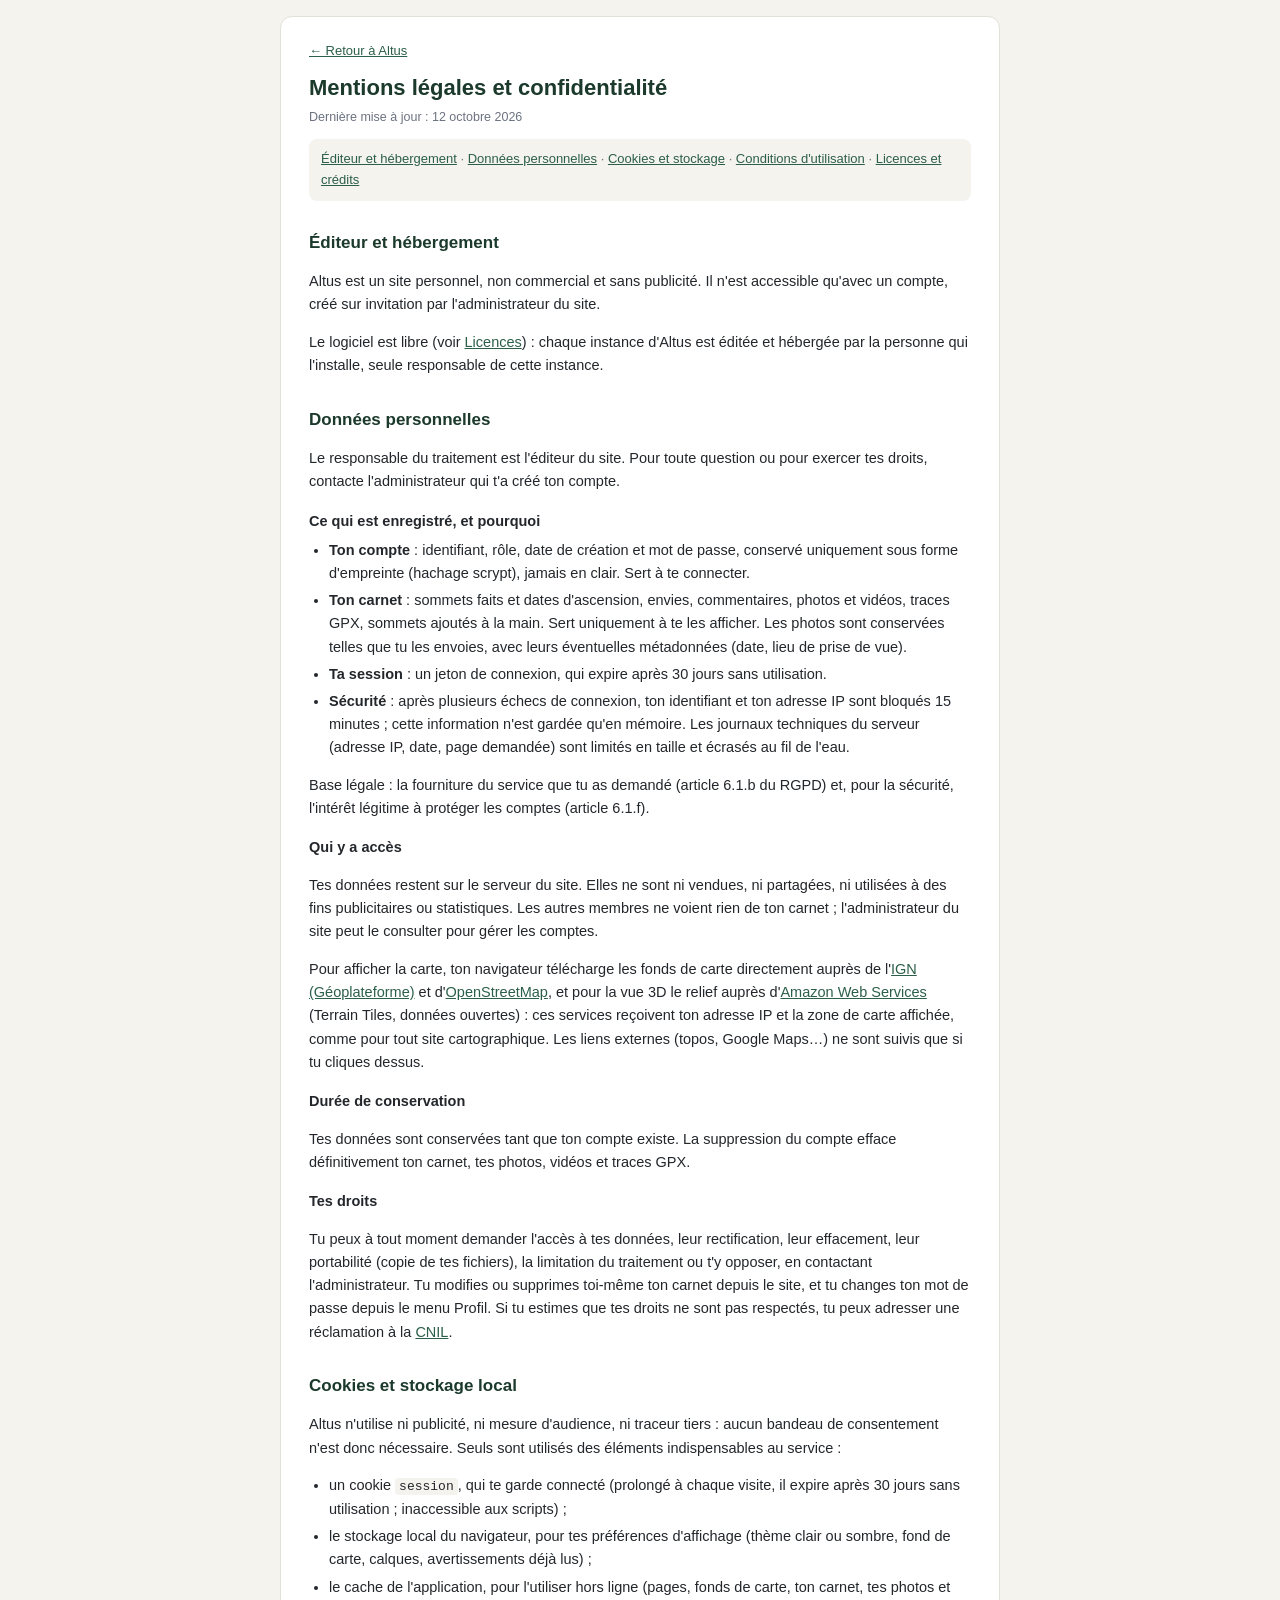
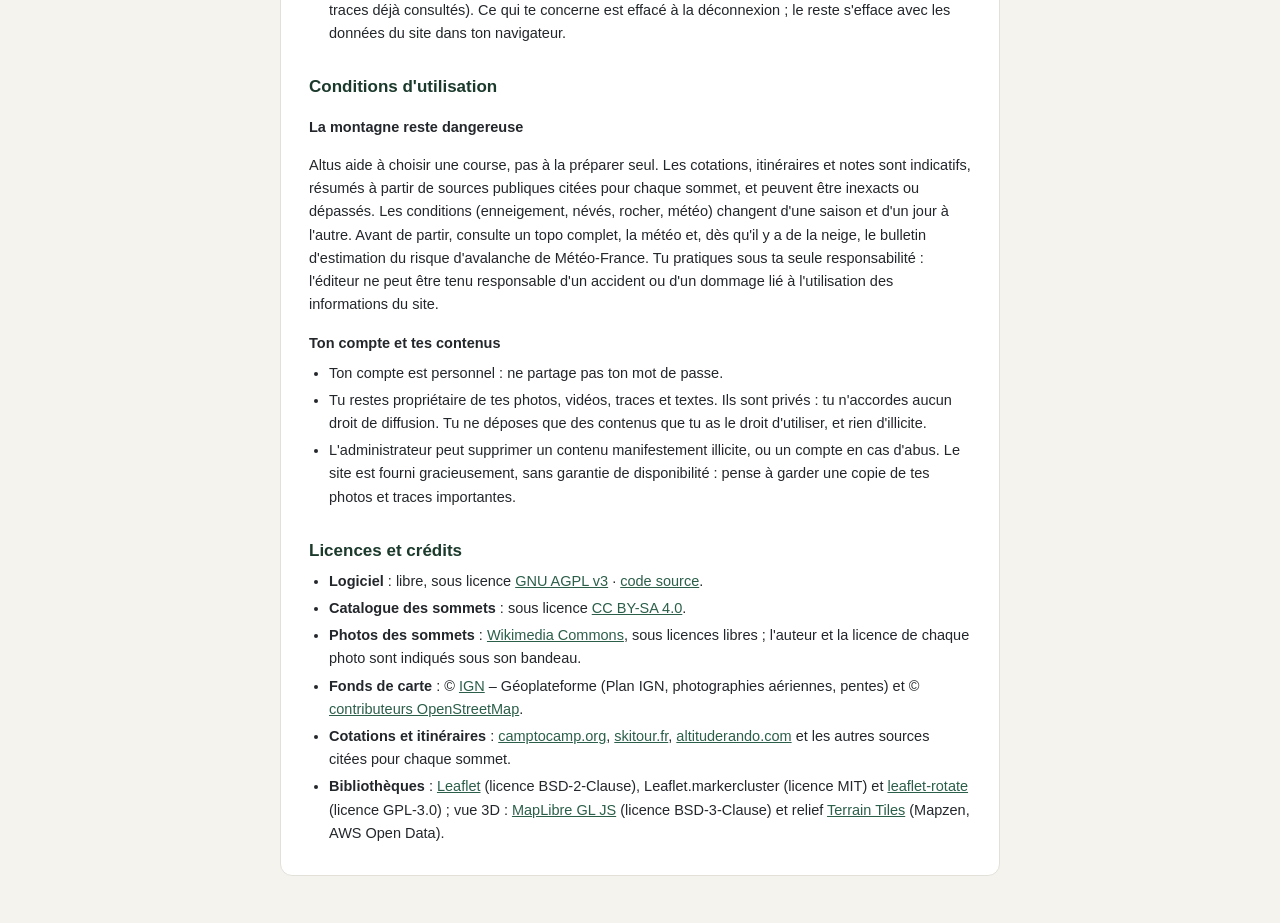
<file: static/legal.html>
<!DOCTYPE html>
<html lang="fr">
<head>
<meta charset="UTF-8">
<meta name="viewport" content="width=device-width, initial-scale=1.0">
<title>Altus — mentions légales et confidentialité</title>
<link rel="icon" href="favicon.svg" type="image/svg+xml" />
<meta name="theme-color" content="#1b3a2c" />
<script src="js/theme.js"></script>
<link rel="stylesheet" href="css/theme.css">
<link rel="stylesheet" href="css/base.css">
<link rel="stylesheet" href="css/pages.css">
</head>
<body id="legal-page">
<main class="legal-box">
  <p class="legal-back"><a href="/">← Retour à Altus</a></p>
  <h1>Mentions légales et confidentialité</h1>
  <p class="legal-updated">Dernière mise à jour : 12 octobre 2026</p>

  <nav class="legal-toc" aria-label="Sommaire">
    <a href="#editeur">Éditeur et hébergement</a> ·
    <a href="#donnees">Données personnelles</a> ·
    <a href="#cookies">Cookies et stockage</a> ·
    <a href="#conditions">Conditions d'utilisation</a> ·
    <a href="#licences">Licences et crédits</a>
  </nav>

  <section id="editeur">
    <h2>Éditeur et hébergement</h2>
    <p>Altus est un site personnel, non commercial et sans publicité. Il n'est accessible qu'avec
      un compte, créé sur invitation par l'administrateur du site.</p>
    <!--LEGAL_IDENTITY-->
    <p>Le logiciel est libre (voir <a href="#licences">Licences</a>) : chaque instance d'Altus est
      éditée et hébergée par la personne qui l'installe, seule responsable de cette instance.</p>
  </section>

  <section id="donnees">
    <h2>Données personnelles</h2>
    <p>Le responsable du traitement est l'éditeur du site. Pour toute question ou pour exercer tes
      droits, contacte l'administrateur qui t'a créé ton compte<!--LEGAL_CONTACT_SUFFIX-->.</p>

    <h3>Ce qui est enregistré, et pourquoi</h3>
    <ul>
      <li><strong>Ton compte</strong> : identifiant, rôle, date de création et mot de passe, conservé uniquement sous
        forme d'empreinte (hachage scrypt), jamais en clair. Sert à te connecter.</li>
      <li><strong>Ton carnet</strong> : sommets faits et dates d'ascension, envies, commentaires,
        photos et vidéos, traces GPX, sommets ajoutés à la main. Sert uniquement à te les
        afficher. Les photos sont conservées telles que tu les envoies, avec leurs éventuelles
        métadonnées (date, lieu de prise de vue).</li>
      <li><strong>Ta session</strong> : un jeton de connexion, qui expire après 30 jours sans utilisation.</li>
      <li><strong>Sécurité</strong> : après plusieurs échecs de connexion, ton identifiant et ton
        adresse IP sont bloqués 15 minutes ; cette information n'est gardée qu'en mémoire.
        Les journaux techniques du serveur (adresse IP, date, page demandée) sont limités en
        taille et écrasés au fil de l'eau.</li>
    </ul>
    <p>Base légale : la fourniture du service que tu as demandé (article 6.1.b du RGPD) et, pour
      la sécurité, l'intérêt légitime à protéger les comptes (article 6.1.f).</p>

    <h3>Qui y a accès</h3>
    <p>Tes données restent sur le serveur du site. Elles ne sont ni vendues, ni partagées, ni
      utilisées à des fins publicitaires ou statistiques. Les autres membres ne voient rien de ton
      carnet ; l'administrateur du site peut le consulter pour gérer les comptes.</p>
    <p>Pour afficher la carte, ton navigateur télécharge les fonds de carte directement auprès de
      l'<a href="https://geoservices.ign.fr/" target="_blank" rel="noopener noreferrer">IGN (Géoplateforme)</a>
      et d'<a href="https://osmfoundation.org/wiki/Privacy_Policy" target="_blank" rel="noopener noreferrer">OpenStreetMap</a>,
      et pour la vue 3D le relief auprès d'<a href="https://aws.amazon.com/privacy/" target="_blank" rel="noopener noreferrer">Amazon Web Services</a>
      (Terrain Tiles, données ouvertes) : ces services reçoivent ton adresse IP et la zone de carte
      affichée, comme pour tout site cartographique. Les liens externes (topos, Google Maps…) ne sont suivis que si tu cliques
      dessus.</p>
    <!--LEGAL_PROCESSORS-->

    <h3>Durée de conservation</h3>
    <p>Tes données sont conservées tant que ton compte existe. La suppression du compte efface
      définitivement ton carnet, tes photos, vidéos et traces GPX.</p>

    <h3>Tes droits</h3>
    <p>Tu peux à tout moment demander l'accès à tes données, leur rectification, leur effacement,
      leur portabilité (copie de tes fichiers), la limitation du traitement ou t'y opposer, en
      contactant l'administrateur. Tu modifies ou supprimes toi-même ton carnet depuis le site, et
      tu changes ton mot de passe depuis le menu Profil. Si tu estimes que tes droits ne sont pas
      respectés, tu peux adresser une réclamation à la
      <a href="https://www.cnil.fr/fr/plaintes" target="_blank" rel="noopener noreferrer">CNIL</a>.</p>
  </section>

  <section id="cookies">
    <h2>Cookies et stockage local</h2>
    <p>Altus n'utilise ni publicité, ni mesure d'audience, ni traceur tiers : aucun bandeau de
      consentement n'est donc nécessaire. Seuls sont utilisés des éléments indispensables au
      service :</p>
    <ul>
      <li>un cookie <code>session</code>, qui te garde connecté (prolongé à chaque visite, il expire
        après 30 jours sans utilisation ; inaccessible aux scripts) ;</li>
      <li>le stockage local du navigateur, pour tes préférences d'affichage (thème clair ou
        sombre, fond de carte, calques, avertissements déjà lus) ;</li>
      <li>le cache de l'application, pour l'utiliser hors ligne (pages, fonds de carte, ton carnet,
        tes photos et traces déjà consultés). Ce qui te concerne est effacé à la déconnexion ; le
        reste s'efface avec les données du site dans ton navigateur.</li>
    </ul>
  </section>

  <section id="conditions">
    <h2>Conditions d'utilisation</h2>
    <h3>La montagne reste dangereuse</h3>
    <p>Altus aide à choisir une course, pas à la préparer seul. Les cotations, itinéraires et
      notes sont indicatifs, résumés à partir de sources publiques citées pour chaque sommet, et
      peuvent être inexacts ou dépassés. Les conditions (enneigement, névés, rocher, météo)
      changent d'une saison et d'un jour à l'autre. Avant de partir, consulte un topo complet, la
      météo et, dès qu'il y a de la neige, le bulletin d'estimation du risque d'avalanche de
      Météo-France. Tu pratiques sous ta seule responsabilité : l'éditeur ne peut être tenu
      responsable d'un accident ou d'un dommage lié à l'utilisation des informations du site.</p>
    <h3>Ton compte et tes contenus</h3>
    <ul>
      <li>Ton compte est personnel : ne partage pas ton mot de passe.</li>
      <li>Tu restes propriétaire de tes photos, vidéos, traces et textes. Ils sont privés : tu
        n'accordes aucun droit de diffusion. Tu ne déposes que des contenus que tu as le droit
        d'utiliser, et rien d'illicite.</li>
      <li>L'administrateur peut supprimer un contenu manifestement illicite, ou un compte en cas
        d'abus. Le site est fourni gracieusement, sans garantie de disponibilité : pense à garder
        une copie de tes photos et traces importantes.</li>
    </ul>
  </section>

  <section id="licences">
    <h2>Licences et crédits</h2>
    <ul>
      <li><strong>Logiciel</strong> : libre, sous licence
        <a href="https://www.gnu.org/licenses/agpl-3.0.html" target="_blank" rel="noopener noreferrer">GNU AGPL v3</a> ·
        <a href="https://github.com/celtill0s/Altus3k" target="_blank" rel="noopener noreferrer">code source</a>.</li>
      <li><strong>Catalogue des sommets</strong> : sous licence
        <a href="https://creativecommons.org/licenses/by-sa/4.0/deed.fr" target="_blank" rel="noopener noreferrer">CC BY-SA 4.0</a>.</li>
      <li><strong>Photos des sommets</strong> : <a href="https://commons.wikimedia.org/" target="_blank" rel="noopener noreferrer">Wikimedia Commons</a>,
        sous licences libres ; l'auteur et la licence de chaque photo sont indiqués sous son bandeau.</li>
      <li><strong>Fonds de carte</strong> : © <a href="https://www.ign.fr/" target="_blank" rel="noopener noreferrer">IGN</a> –
        Géoplateforme (Plan IGN, photographies aériennes, pentes) et ©
        <a href="https://www.openstreetmap.org/copyright" target="_blank" rel="noopener noreferrer">contributeurs OpenStreetMap</a>.</li>
      <li><strong>Cotations et itinéraires</strong> : <a href="https://www.camptocamp.org/" target="_blank" rel="noopener noreferrer">camptocamp.org</a>,
        <a href="https://skitour.fr/" target="_blank" rel="noopener noreferrer">skitour.fr</a>,
        <a href="https://www.altituderando.com/" target="_blank" rel="noopener noreferrer">altituderando.com</a>
        et les autres sources citées pour chaque sommet.</li>
      <li><strong>Bibliothèques</strong> : <a href="https://leafletjs.com/" target="_blank" rel="noopener noreferrer">Leaflet</a>
        (licence BSD-2-Clause), Leaflet.markercluster (licence MIT) et
        <a href="https://github.com/Raruto/leaflet-rotate" target="_blank" rel="noopener noreferrer">leaflet-rotate</a> (licence GPL-3.0) ;
        vue 3D : <a href="https://maplibre.org/" target="_blank" rel="noopener noreferrer">MapLibre GL JS</a> (licence BSD-3-Clause)
        et relief <a href="https://registry.opendata.aws/terrain-tiles/" target="_blank" rel="noopener noreferrer">Terrain Tiles</a> (Mapzen, AWS Open Data).</li>
    </ul>
  </section>
</main>
</body>
</html>
</file>
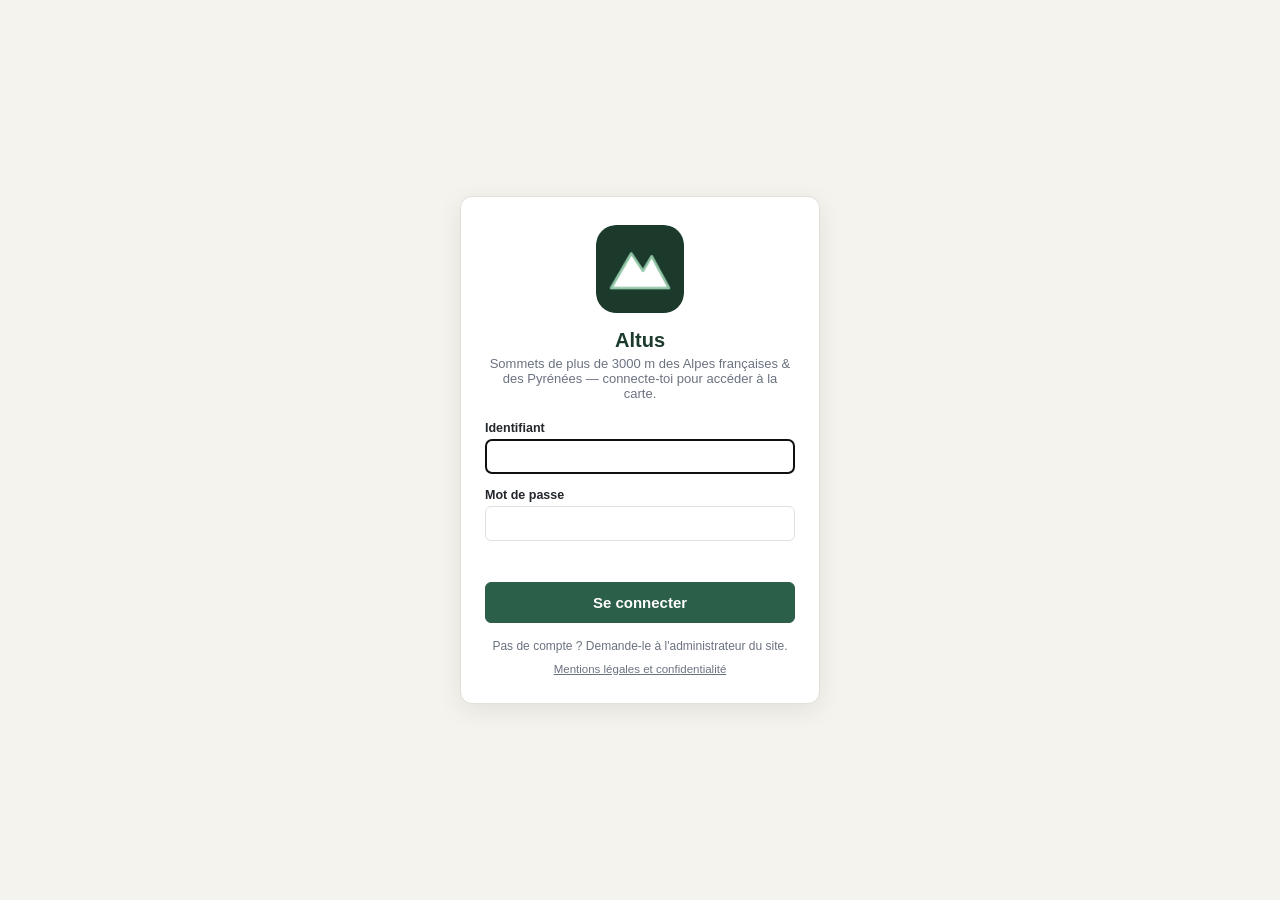
<file: static/login.html>
<!DOCTYPE html>
<html lang="fr">
<head>
<meta charset="UTF-8">
<meta name="viewport" content="width=device-width, initial-scale=1.0">
<title>Altus — connexion</title>
<link rel="icon" href="favicon.svg" type="image/svg+xml" />
<link rel="manifest" href="manifest.webmanifest" />
<meta name="theme-color" content="#1b3a2c" />
<link rel="apple-touch-icon" href="icons/apple-touch-icon.png" />
<script src="js/theme.js"></script>
<link rel="stylesheet" href="css/theme.css">
<link rel="stylesheet" href="css/base.css">
<link rel="stylesheet" href="css/pages.css">
</head>
<body id="login-page">
<main class="login-box">
  <img src="icons/icon-192.png" alt="" class="login-logo" width="88" height="88">
  <h1>Altus</h1>
  <p class="login-subtitle">Sommets de plus de 3000 m des Alpes françaises &amp; des Pyrénées — connecte-toi pour accéder à la carte.</p>
  <form id="login-form">
    <label>Identifiant<input id="login-username" autocomplete="username" autocapitalize="none" spellcheck="false" required autofocus></label>
    <label>Mot de passe<input id="login-password" type="password" autocomplete="current-password" required></label>
    <div id="login-status" class="modal-status" role="alert"></div>
    <button type="submit" class="btn-primary" id="login-submit">Se connecter</button>
  </form>
  <p class="login-help">Pas de compte ? Demande-le à l'administrateur du site.</p>
  <p class="login-legal"><a href="/legal">Mentions légales et confidentialité</a></p>
</main>
<script type="module" src="js/login.js"></script>
</body>
</html>
</file>
<file: static/css/theme.css>
/* Couleurs et thèmes. Tout le reste du CSS n'utilise que ces variables : un thème ne fait que
   les redéfinir. Thème clair par défaut ; thème sombre automatique (selon le système) ou forcé
   depuis ⚙ Paramètres › Apparence (js/theme.js pose data-theme="light" ou "dark" sur <html>). */

:root {
  /* Mise en page */
  --sidebar-w: 360px;
  /* Fonds, textes, bordures */
  --bg: #f5f3ee;
  --panel: #ffffff;
  --text: #23272b;
  --text-soft: #3f4650;
  --muted: #6b7280;
  --border: #e2e0d8;
  --hairline: rgba(0, 0, 0, 0.08);
  --hairline-strong: rgba(0, 0, 0, 0.12);
  /* Couleur de la marque (vert) : texte, fonds pleins, remplissages */
  --accent: #2c5f4a;
  --accent-bg: #2c5f4a;
  --brand-text: #1b3a2c;
  --brand-bg: #1b3a2c;
  --brand-fill: #1b3a2c;
  /* Cotations randonnée (marqueurs, pastilles) et activité non cotée */
  --t2: #2e8b57;
  --t3: #d98c1e;
  --t4: #c0392b;
  --activity-unrated: #77838e;
  /* Verre dépoli au-dessus de la carte (liste, panneaux, barre d'onglets) */
  --glass-sidebar: rgba(245, 243, 238, 0.42);
  --glass-sidebar-mobile: rgba(245, 243, 238, 0.7);
  --glass-edge: rgba(255, 255, 255, 0.55);
  --glass-strong: rgba(255, 255, 255, 0.9);
  --glass-pill: rgba(255, 255, 255, 0.78);
  --glass-tabbar: rgba(255, 255, 255, 0.94);
  /* Fiches de la liste, teintes de survol et de fond */
  --card: rgba(255, 255, 255, 0.93);
  --card-hover: #fff;
  --card-done: rgba(236, 245, 239, 0.93);
  --tint: rgba(27, 58, 44, 0.06);
  --tint-strong: rgba(27, 58, 44, 0.1);
  --hover-tint: #eef4f0;
  --thumb-bg: #d9dfd5;
  --map-bg: #e3e9e6;
  --input-bg: #fff;
  /* Textes d'état */
  --extras: #3f6b55;
  --wish-text: #a2650f;
  --danger-text: #b3261e;
  --danger-border: #e3b4b0;
  --ok-text: #1e6b3a;
  /* Avertissements (vues d'activité, espace consulté) */
  --warn-bg: rgba(255, 248, 228, 0.95);
  --warn-border: #ecd9a4;
  --warn-text: #4a3b12;
  --warn-strong: #8a4b08;
  --warn-marker: #c58a2e;
  --warn-btn-bg: #fff;
  --warn-btn-hover: #fff3d6;
  /* Traces GPX */
  --gpx: #1f5f8b;
  color-scheme: light;
}

/* Thème sombre : automatique (système en sombre, sauf thème clair forcé)… */
@media (prefers-color-scheme: dark) {
  :root:not([data-theme="light"]) {
    /* Fonds, textes, bordures */
    --bg: #15191a;
    --panel: #1f2526;
    --text: #e4e7e5;
    --text-soft: #c3c9c6;
    --muted: #9ba4a1;
    --border: #343d3d;
    --hairline: rgba(255, 255, 255, 0.1);
    --hairline-strong: rgba(255, 255, 255, 0.14);
    /* Couleur de la marque (vert) : texte, fonds pleins, remplissages */
    --accent: #7cc4a0;
    --accent-bg: #2f7a58;
    --brand-text: #9fd4b6;
    --brand-bg: #2f6b50;
    --brand-fill: #6fbf95;
    /* Verre dépoli au-dessus de la carte (liste, panneaux, barre d'onglets) */
    --glass-sidebar: rgba(21, 25, 26, 0.5);
    --glass-sidebar-mobile: rgba(21, 25, 26, 0.8);
    --glass-edge: rgba(255, 255, 255, 0.06);
    --glass-strong: rgba(31, 37, 38, 0.92);
    --glass-pill: rgba(31, 37, 38, 0.82);
    --glass-tabbar: rgba(31, 37, 38, 0.95);
    /* Fiches de la liste, teintes de survol et de fond */
    --card: rgba(31, 37, 38, 0.93);
    --card-hover: #283031;
    --card-done: rgba(32, 52, 43, 0.93);
    --tint: rgba(255, 255, 255, 0.05);
    --tint-strong: rgba(255, 255, 255, 0.1);
    --hover-tint: #2a3632;
    --thumb-bg: #2b3331;
    --map-bg: #1a2021;
    --input-bg: #171c1d;
    /* Textes d'état */
    --extras: #8fc7a6;
    --wish-text: #e8a85a;
    --danger-text: #f28b82;
    --danger-border: #6e3a36;
    --ok-text: #8fd0a5;
    /* Avertissements (vues d'activité, espace consulté) */
    --warn-bg: rgba(58, 47, 22, 0.95);
    --warn-border: #6b5624;
    --warn-text: #efdcae;
    --warn-strong: #f0b464;
    --warn-marker: #d9a05a;
    --warn-btn-bg: #2e2614;
    --warn-btn-hover: #3d331b;
    /* Traces GPX */
    --gpx: #6fb3e0;
    color-scheme: dark;
  }
}
/* … ou forcé. Mêmes valeurs. */
:root[data-theme="dark"] {
  /* Fonds, textes, bordures */
  --bg: #15191a;
  --panel: #1f2526;
  --text: #e4e7e5;
  --text-soft: #c3c9c6;
  --muted: #9ba4a1;
  --border: #343d3d;
  --hairline: rgba(255, 255, 255, 0.1);
  --hairline-strong: rgba(255, 255, 255, 0.14);
  /* Couleur de la marque (vert) : texte, fonds pleins, remplissages */
  --accent: #7cc4a0;
  --accent-bg: #2f7a58;
  --brand-text: #9fd4b6;
  --brand-bg: #2f6b50;
  --brand-fill: #6fbf95;
  /* Verre dépoli au-dessus de la carte (liste, panneaux, barre d'onglets) */
  --glass-sidebar: rgba(21, 25, 26, 0.5);
  --glass-sidebar-mobile: rgba(21, 25, 26, 0.8);
  --glass-edge: rgba(255, 255, 255, 0.06);
  --glass-strong: rgba(31, 37, 38, 0.92);
  --glass-pill: rgba(31, 37, 38, 0.82);
  --glass-tabbar: rgba(31, 37, 38, 0.95);
  /* Fiches de la liste, teintes de survol et de fond */
  --card: rgba(31, 37, 38, 0.93);
  --card-hover: #283031;
  --card-done: rgba(32, 52, 43, 0.93);
  --tint: rgba(255, 255, 255, 0.05);
  --tint-strong: rgba(255, 255, 255, 0.1);
  --hover-tint: #2a3632;
  --thumb-bg: #2b3331;
  --map-bg: #1a2021;
  --input-bg: #171c1d;
  /* Textes d'état */
  --extras: #8fc7a6;
  --wish-text: #e8a85a;
  --danger-text: #f28b82;
  --danger-border: #6e3a36;
  --ok-text: #8fd0a5;
  /* Avertissements (vues d'activité, espace consulté) */
  --warn-bg: rgba(58, 47, 22, 0.95);
  --warn-border: #6b5624;
  --warn-text: #efdcae;
  --warn-strong: #f0b464;
  --warn-marker: #d9a05a;
  --warn-btn-bg: #2e2614;
  --warn-btn-hover: #3d331b;
  /* Traces GPX */
  --gpx: #6fb3e0;
  color-scheme: dark;
}

/* Hauteur de la barre d'onglets mobile (panels.css), utilisée partout pour s'arrêter au-dessus. */
@media (max-width: 760px) {
  :root { --tabbar-h: calc(58px + env(safe-area-inset-bottom, 0px)); }
}
</file>
<file: static/css/base.css>
/* Base : mise en page générale, composants partagés (filtres, puces, pastilles, boutons,
   fenêtres), bandeaux d'état et états de la page (invité, lecture seule). */

* { box-sizing: border-box; }
html, body { height: 100%; margin: 0; font-family: -apple-system, BlinkMacSystemFont, "Segoe UI", Roboto, Helvetica, Arial, sans-serif; color: var(--text); background: var(--bg); }
/* Appli : carte en plein écran, hauteur réellement visible (dvh) — avec 100vh, la page dépasse
   de la barre d'adresse des navigateurs mobiles, défile, et laisse voir un espace vide sous la
   carte au glissé. Pas de rebond ni de « tirer pour actualiser ». */
#app { position: relative; height: 100vh; height: 100dvh; width: 100vw; overflow: hidden; }
html:has(#app), html:has(#app) body { overflow: hidden; overscroll-behavior: none; }

/* ---- Filtres (⚙ Paramètres) : groupes de puces ---- */
.filter-group { display: flex; flex-direction: column; gap: 6px; }
.filter-group .label { font-size: 11px; text-transform: uppercase; letter-spacing: .04em; color: var(--muted); font-weight: 600; }
.chips { display: flex; flex-wrap: wrap; gap: 6px; }
.chip {
  font-size: 12.5px;
  padding: 4px 10px;
  border-radius: 999px;
  border: 1px solid var(--border);
  background: var(--bg);
  cursor: pointer;
  user-select: none;
  display: flex;
  align-items: center;
  gap: 5px;
}
.chip.active { background: var(--accent-bg); color: #fff; border-color: var(--accent-bg); }
.chip .dot { width: 8px; height: 8px; border-radius: 50%; display: inline-block; }
/* Pastille de cotation (T2, Ski 2.3…), couleur donnée par le JavaScript. */
.badge {
  display: inline-block;
  font-size: 10.5px;
  font-weight: 700;
  padding: 1px 6px;
  border-radius: 5px;
  color: #fff;
  margin-right: 6px;
}

/* ---- Boutons ---- */
.btn-primary, .btn-secondary, .btn-danger {
  font: inherit; font-size: 13px; font-weight: 600; border-radius: 6px; padding: 8px 12px; cursor: pointer;
}
.btn-primary { background: var(--accent-bg); color: #fff; border: 1px solid var(--accent-bg); }
.btn-primary:disabled { opacity: .6; cursor: default; }
.btn-secondary { background: var(--panel); color: var(--accent); border: 1px solid var(--border); }
.btn-danger { background: var(--panel); color: var(--danger-text); border: 1px solid var(--danger-border); }

/* ---- Fenêtres (mot de passe, ajout d'un sommet…) et champs de formulaire ---- */
.modal { position: fixed; inset: 0; z-index: 7000; background: rgba(0,0,0,.45); display: flex; align-items: center; justify-content: center; padding: 16px; }
.modal[hidden] { display: none; }
.modal-box { background: var(--panel); border-radius: 10px; padding: 20px; width: 100%; max-width: 380px; display: flex; flex-direction: column; gap: 12px; box-shadow: 0 10px 30px rgba(0,0,0,.25); }
.modal-box h2 { margin: 0; font-size: 17px; }
.modal-hint { margin: -6px 0 0; font-size: 12px; color: var(--muted); }
.modal-box label, .admin-card label, .login-box label { display: flex; flex-direction: column; gap: 4px; font-size: 12.5px; font-weight: 600; color: var(--text); }
.modal-box input, .modal-box select, .modal-box textarea, .admin-card input, .admin-card select, .login-box input {
  font: inherit; font-size: 15px; font-weight: 400; padding: 8px 10px; border: 1px solid var(--border); border-radius: 6px; background: var(--input-bg); color: var(--text);
}
.modal-box textarea { resize: vertical; }
.modal-actions { display: flex; justify-content: flex-end; gap: 8px; }
.modal-status { font-size: 12.5px; color: var(--danger-text); min-height: 1em; }
.modal-status.ok { color: var(--ok-text); }

/* ---- Compte (js/account.js) et bandeaux d'état ---- */
#account-bar { display: flex; flex-direction: column; gap: 10px; }
#account-name { font-size: 13.5px; font-weight: 600; color: var(--text); }
/* Admin consultant l'espace d'un autre. */
#space-banner {
  padding: 8px 18px;
  background: var(--warn-bg);
  border-bottom: 1px solid var(--warn-border);
  font-size: 12.5px;
  color: var(--warn-text);
}
#space-banner a { color: var(--accent); font-weight: 600; }
/* Quota dépassé (js/storage.js) : la page devient une colonne bandeau + appli. */
#storage-banner {
  padding: 10px 18px; background: #b3261e; color: #fff; font-size: 13.5px; font-weight: 600; line-height: 1.4;
}
#storage-banner[hidden] { display: none; }
body.has-storage-banner { display: flex; flex-direction: column; }
body.has-storage-banner #app { flex: 1; min-height: 0; height: auto; }
/* Nouvelle version du site (js/update-check.js) : « Recharger ». */
#update-banner {
  position: fixed; left: 50%; transform: translateX(-50%); bottom: calc(16px + var(--tabbar-h, 0px)); z-index: 8000;
  display: flex; align-items: center; gap: 10px; padding: 8px 8px 8px 16px; border-radius: 999px;
  background: var(--brand-bg); color: #fff; font-size: 13px; font-weight: 600; box-shadow: 0 6px 20px rgba(0,0,0,.3);
  max-width: calc(100vw - 24px); box-sizing: border-box;
}
#update-banner button {
  font: inherit; padding: 5px 12px; border: none; border-radius: 999px; background: #fff; color: #1b3a2c; cursor: pointer;
}

/* ---- États de la page (classes sur <body>) ---- */
/* Invité (pas d'espace personnel) : rien de ce qu'un utilisateur ajoute n'est affiché. */
body.no-space .personal-only,
body.no-space .done-check,
body.no-space .pop-done-row,
body.no-space .pop-comment-row,
body.no-space .photos-row,
body.no-space .gpx-row { display: none !important; }
/* Lecture seule (admin consultant l'espace d'un autre) : pas de boutons de modification. */
body.readonly .editable-only,
body.readonly .photos-add,
body.readonly .photo-del,
body.readonly .gpx-import,
body.readonly .gpx-replace,
body.readonly .gpx-delete { display: none !important; }
body.readonly .done-check:disabled, body.readonly .pop-done-checkbox:disabled { cursor: not-allowed; }
</file>
<file: static/css/pages.css>
/* Pages hors carte, chargées avec theme.css et base.css seulement : connexion (login.html) et
   mentions légales (legal.html, accessible sans compte). */

/* ---- Connexion ---- */
#login-page { display: flex; align-items: center; justify-content: center; min-height: 100vh; min-height: 100dvh; padding: 16px; box-sizing: border-box; }
.login-box { width: 100%; max-width: 360px; background: var(--panel); border: 1px solid var(--border); border-radius: 12px; padding: 28px 24px; box-shadow: 0 6px 24px rgba(0,0,0,.08); text-align: center; }
.login-logo { border-radius: 20px; }
.login-box h1 { font-size: 20px; margin: 12px 0 4px; color: var(--brand-text); }
.login-subtitle { font-size: 13px; color: var(--muted); margin: 0 0 20px; }
#login-form { display: flex; flex-direction: column; gap: 14px; text-align: left; }
#login-form .btn-primary { padding: 11px; font-size: 15px; }
.login-help { font-size: 12px; color: var(--muted); margin: 16px 0 0; }
.login-help a, .login-legal a { color: var(--muted); }
.login-legal { font-size: 11.5px; margin: 10px 0 0; }

/* ---- Mentions légales et confidentialité ---- */
#legal-page { height: auto; padding: 16px; box-sizing: border-box; }
.legal-box { max-width: 720px; margin: 0 auto 32px; background: var(--panel); border: 1px solid var(--border); border-radius: 12px; padding: 24px 28px; font-size: 14.5px; line-height: 1.6; box-sizing: border-box; }
.legal-box h1 { font-size: 22px; margin: 4px 0 2px; color: var(--brand-text); }
.legal-box h2 { font-size: 17px; margin: 28px 0 6px; color: var(--brand-text); scroll-margin-top: 16px; }
.legal-box h3 { font-size: 14.5px; margin: 16px 0 4px; }
.legal-box ul { padding-left: 20px; margin: 6px 0; }
.legal-box li { margin: 4px 0; }
.legal-box a { color: var(--accent); }
.legal-box code { font-size: 13px; background: var(--bg); padding: 1px 4px; border-radius: 4px; }
.legal-back { margin: 0 0 8px; font-size: 13px; }
.legal-updated { color: var(--muted); font-size: 12.5px; margin: 0 0 12px; }
.legal-toc { font-size: 13px; color: var(--muted); padding: 10px 12px; background: var(--bg); border-radius: 8px; }
@media (max-width: 760px) {
  #legal-page { padding: 0; }
  .legal-box { border-radius: 0; border-width: 0; padding: 20px 16px; }
}
</file>
